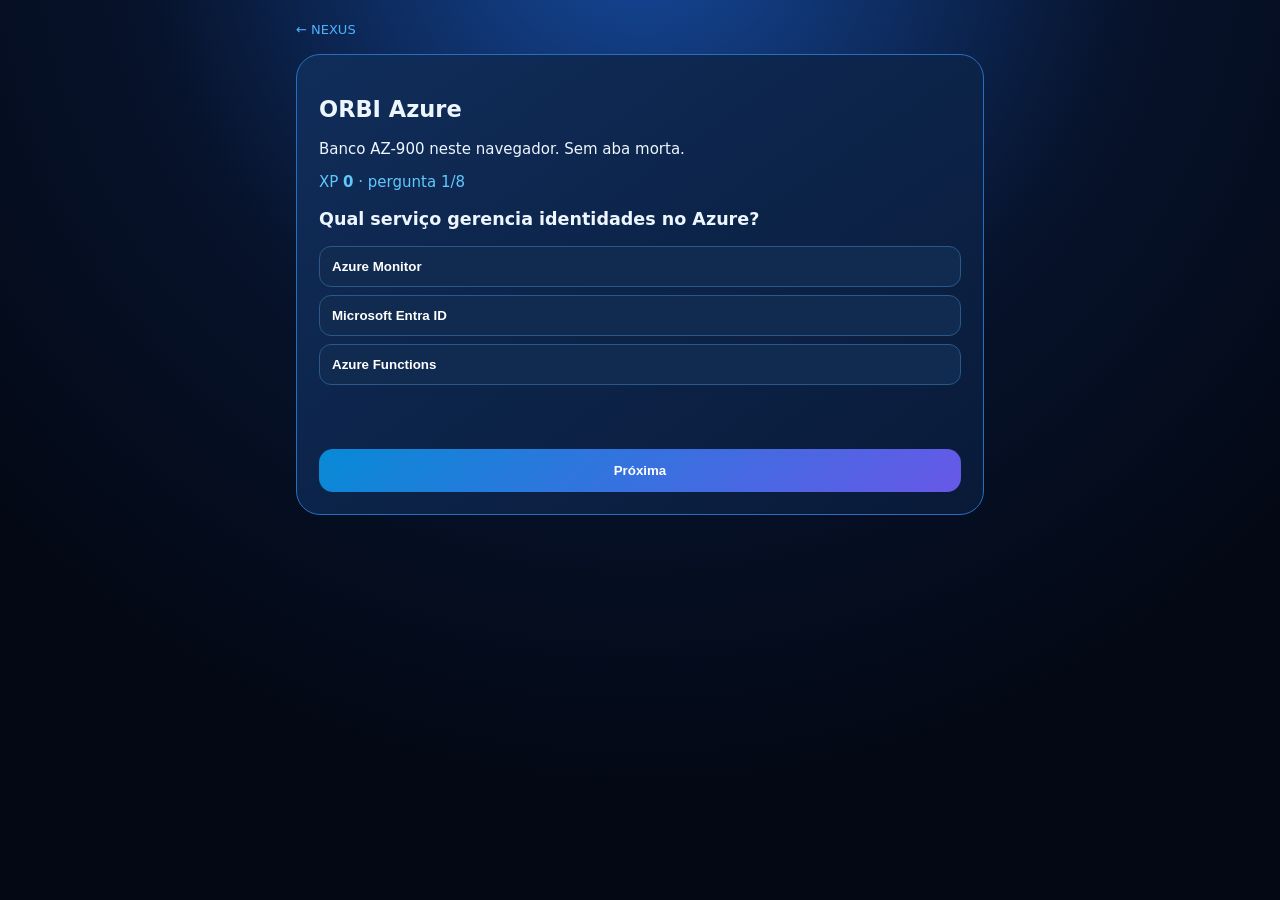
<file: static/family/orbi/index.html>
<!doctype html>
<html lang="pt-BR">
<head>
  <meta charset="utf-8">
  <meta name="viewport" content="width=device-width,initial-scale=1">
  <meta name="theme-color" content="#07132c">
  <title>ORBI Azure</title>
  <style>
    *{box-sizing:border-box}body{margin:0;background:radial-gradient(circle at 50% -10%,#164ba0,#07132c 42%,#030814 75%);color:#edf6ff;font:15px system-ui;min-height:100vh}
    .wrap{max-width:720px;margin:auto;padding:20px 16px 40px}
    a.back{color:#4db3ff;text-decoration:none;font-size:13px}
    .hero{margin-top:16px;padding:22px;border:1px solid #286ec0;border-radius:24px;background:linear-gradient(145deg,#102d5a,#091a38)}
    button{border:0;color:#fff;font-weight:700;cursor:pointer}
    .primary{width:100%;padding:14px;border-radius:14px;margin-top:16px;background:linear-gradient(135deg,#078ad6,#6758e8)}
    .opt{display:block;width:100%;padding:12px;margin:8px 0;text-align:left;border-radius:12px;background:#102a50;border:1px solid #28598a}
    .stat{color:#61c8ff}
    .ok{color:#7ee6b5;font-weight:700;min-height:1.2em}
  </style>
</head>
<body>
  <main class="wrap">
    <a class="back" href="/">← NEXUS</a>
    <section class="hero">
      <h1>ORBI Azure</h1>
      <p>Banco AZ-900 neste navegador. Sem aba morta.</p>
      <div class="stat">XP <b id="xp">0</b> · pergunta <span id="n">1</span>/<span id="tot"></span></div>
      <h3 id="q"></h3>
      <div id="opts"></div>
      <p class="ok" id="msg"></p>
      <button class="primary" type="button" id="next">Próxima</button>
    </section>
  </main>
  <script>
    const Q = [
      {q:"Qual serviço gerencia identidades no Azure?", a:["Azure Monitor","Microsoft Entra ID","Azure Functions"], i:1},
      {q:"O que é região no Azure?", a:["Um datacenter único","Conjunto de datacenters próximos","Um grupo de recursos"], i:1},
      {q:"Qual modelo é IaaS?", a:["Azure App Service","Azure Virtual Machines","Microsoft 365"], i:1},
      {q:"O que o Azure Resource Manager faz?", a:["Só fatura","Implanta e organiza recursos","Substitui o Entra ID"], i:1},
      {q:"Availability Zone é:", a:["Zona de DNS","Datacenters isolados na mesma região","Um resource group"], i:1},
      {q:"Azure Blob Storage serve principalmente para:", a:["Objetos/arquivos","Filas de CPU","Identidade"], i:0},
      {q:"O portal Azure é:", a:["Só CLI","Interface web de gestão","Um SO de VM"], i:1},
      {q:"Responsabilidade no IaaS do cliente inclui:", a:["Energia do datacenter","Sistema operacional da VM","Prédio físico"], i:1}
    ];
    let i=0, xp=+(localStorage.orbiXp||0);
    document.getElementById("xp").textContent=xp;
    document.getElementById("tot").textContent=Q.length;
    function draw(){
      const item=Q[i%Q.length];
      document.getElementById("n").textContent=(i%Q.length)+1;
      document.getElementById("q").textContent=item.q;
      document.getElementById("msg").textContent="";
      const box=document.getElementById("opts");
      box.innerHTML="";
      item.a.forEach((t,idx)=>{
        const b=document.createElement("button");
        b.className="opt"; b.type="button"; b.textContent=t;
        b.onclick=()=>{
          if(idx===item.i){ xp+=10; localStorage.orbiXp=xp; document.getElementById("xp").textContent=xp; document.getElementById("msg").textContent="Correto. +10 XP"; }
          else document.getElementById("msg").textContent="Não. Resposta: "+item.a[item.i];
        };
        box.appendChild(b);
      });
    }
    document.getElementById("next").onclick=()=>{ i++; draw(); };
    draw();
  </script>
</body>
</html>
</file>
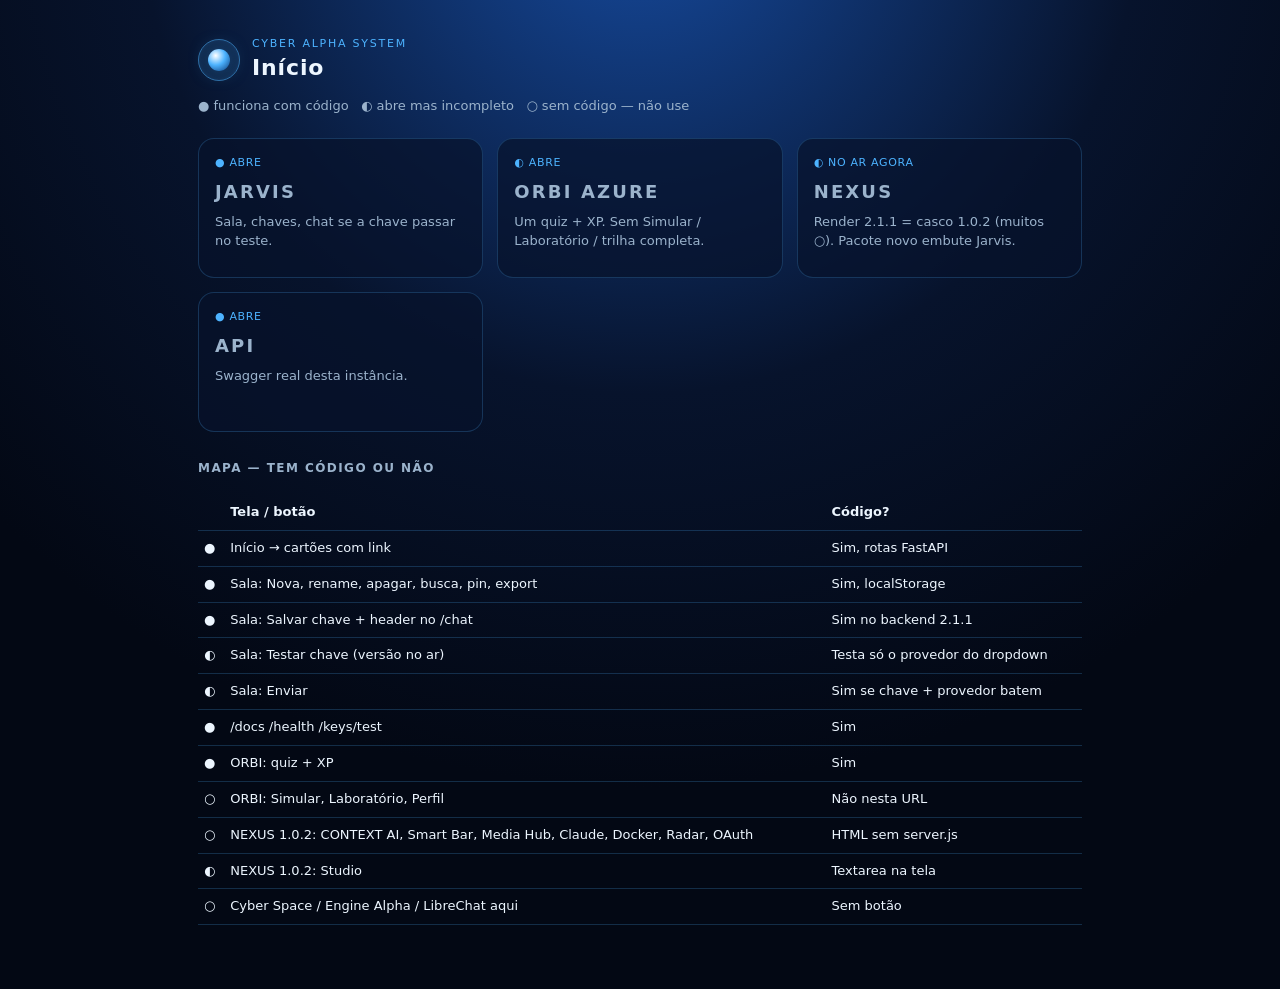
<file: static/home.html>
<!DOCTYPE html>
<html lang="pt-BR">
<head>
  <meta charset="utf-8">
  <meta name="viewport" content="width=device-width, initial-scale=1">
  <meta name="theme-color" content="#07132c">
  <title>Cyber Alpha System — início</title>
  <link rel="icon" href="/static/icon.svg">
  <link rel="stylesheet" href="/static/app.css">
  <style>
    .hub { position: relative; z-index: 1; max-width: 920px; margin: 0 auto; padding: 36px 18px 64px; }
    .grid { display: grid; grid-template-columns: repeat(auto-fill, minmax(240px, 1fr)); gap: 14px; margin-top: 22px; }
    .card {
      display: flex; flex-direction: column; gap: 8px;
      background: var(--card); border: 1px solid var(--line); border-radius: 16px;
      padding: 16px; color: var(--ice); text-decoration: none; min-height: 140px;
    }
    .card:hover { border-color: var(--volt); }
    .card h2 { margin: 0; font-size: 18px; }
    .card p { margin: 0; color: var(--muted); font-size: 13px; flex: 1; }
    .st { font-size: 11px; letter-spacing: .06em; text-transform: uppercase; color: var(--volt); }
    table { width: 100%; border-collapse: collapse; margin-top: 18px; font-size: 13px; }
    th, td { border-bottom: 1px solid var(--line); padding: 8px 6px; text-align: left; vertical-align: top; }
    .leg { color: var(--muted); font-size: 13px; }
  </style>
</head>
<body>
  <div class="bg"></div>
  <div class="hub">
    <div class="brand">
      <div class="orb"><span class="orb-core"></span><span class="orb-ring"></span></div>
      <div>
        <p class="brand-kicker">Cyber Alpha System</p>
        <h1>Início</h1>
      </div>
    </div>
    <p class="leg">● funciona com código &nbsp; ◐ abre mas incompleto &nbsp; ○ sem código — não use</p>
    <div class="grid">
      <a class="card" href="/sala">
        <span class="st">● abre</span>
        <h2>Jarvis</h2>
        <p>Sala, chaves, chat se a chave passar no teste.</p>
      </a>
      <a class="card" href="/orbi">
        <span class="st">◐ abre</span>
        <h2>ORBI Azure</h2>
        <p>Um quiz + XP. Sem Simular / Laboratório / trilha completa.</p>
      </a>
      <a class="card" href="/nexus">
        <span class="st">◐ no ar agora</span>
        <h2>NEXUS</h2>
        <p>Render 2.1.1 = casco 1.0.2 (muitos ○). Pacote novo embute Jarvis.</p>
      </a>
      <a class="card" href="/docs">
        <span class="st">● abre</span>
        <h2>API</h2>
        <p>Swagger real desta instância.</p>
      </a>
    </div>
    <h2 style="margin-top:28px">Mapa — tem código ou não</h2>
    <table>
      <tr><th></th><th>Tela / botão</th><th>Código?</th></tr>
      <tr><td>●</td><td>Início → cartões com link</td><td>Sim, rotas FastAPI</td></tr>
      <tr><td>●</td><td>Sala: Nova, rename, apagar, busca, pin, export</td><td>Sim, localStorage</td></tr>
      <tr><td>●</td><td>Sala: Salvar chave + header no /chat</td><td>Sim no backend 2.1.1</td></tr>
      <tr><td>◐</td><td>Sala: Testar chave (versão no ar)</td><td>Testa só o provedor do dropdown</td></tr>
      <tr><td>◐</td><td>Sala: Enviar</td><td>Sim se chave + provedor batem</td></tr>
      <tr><td>●</td><td>/docs /health /keys/test</td><td>Sim</td></tr>
      <tr><td>●</td><td>ORBI: quiz + XP</td><td>Sim</td></tr>
      <tr><td>○</td><td>ORBI: Simular, Laboratório, Perfil</td><td>Não nesta URL</td></tr>
      <tr><td>○</td><td>NEXUS 1.0.2: CONTEXT AI, Smart Bar, Media Hub, Claude, Docker, Radar, OAuth</td><td>HTML sem server.js</td></tr>
      <tr><td>◐</td><td>NEXUS 1.0.2: Studio</td><td>Textarea na tela</td></tr>
      <tr><td>○</td><td>Cyber Space / Engine Alpha / LibreChat aqui</td><td>Sem botão</td></tr>
    </table>
  </div>
</body>
</html>
</file>
<file: static/app.css>
:root {
  --bg0: #030814;
  --bg1: #07132c;
  --blue: #164ba0;
  --volt: #4db3ff;
  --ice: #edf6ff;
  --muted: #9bb3cc;
  --line: rgba(77, 179, 255, 0.22);
  --card: rgba(7, 19, 44, 0.72);
  --ok: #5ee0b5;
  --warn: #ffb454;
  --bad: #ff7b8a;
}

* { box-sizing: border-box; }
html, body { margin: 0; height: 100%; }
body {
  font: 15px/1.45 "Segoe UI", system-ui, sans-serif;
  color: var(--ice);
  background: var(--bg0);
}

.bg {
  position: fixed;
  inset: 0;
  background:
    radial-gradient(circle at 50% -12%, #164ba0, #07132c 42%, #030814 75%);
  z-index: 0;
}

.app {
  position: relative;
  z-index: 1;
  min-height: 100%;
  display: grid;
  grid-template-columns: 280px 1fr;
}

.rail {
  padding: 22px 18px;
  border-right: 1px solid var(--line);
  background: rgba(3, 8, 20, 0.35);
  display: flex;
  flex-direction: column;
  gap: 16px;
}

.brand { display: flex; gap: 12px; align-items: center; }
.brand h1 { margin: 0; font-size: 22px; letter-spacing: 0.04em; }
.brand-kicker {
  margin: 0;
  font-size: 11px;
  letter-spacing: 0.16em;
  text-transform: uppercase;
  color: var(--volt);
}

.orb {
  width: 42px; height: 42px; position: relative;
}
.orb-core {
  position: absolute; inset: 10px;
  border-radius: 50%;
  background: radial-gradient(circle at 35% 30%, #fff, var(--volt) 45%, #0a3a7a);
  box-shadow: 0 0 18px rgba(77, 179, 255, 0.55);
}
.orb-ring {
  position: absolute; inset: 0;
  border-radius: 50%;
  border: 1px solid rgba(77, 179, 255, 0.55);
  box-shadow: inset 0 0 10px rgba(77, 179, 255, 0.25);
}

.tag { margin: 0; color: var(--muted); font-size: 13px; }

.badge-row, .provider-list { display: flex; flex-wrap: wrap; gap: 8px; }
.pill {
  border: 1px solid var(--line);
  border-radius: 999px;
  padding: 4px 10px;
  font-size: 12px;
  color: var(--muted);
}
.pill.ok { color: var(--ok); border-color: rgba(94, 224, 181, 0.4); }
.pill.warn { color: var(--warn); border-color: rgba(255, 180, 84, 0.4); }
.pill.bad { color: var(--bad); border-color: rgba(255, 123, 138, 0.4); }
.pill.off { opacity: 0.45; }

h2 { margin: 0 0 8px; font-size: 12px; letter-spacing: 0.12em; text-transform: uppercase; color: var(--muted); }

.links { display: flex; flex-direction: column; gap: 6px; }
.links a { color: var(--volt); text-decoration: none; font-size: 13px; }
.ghost {
  margin-top: auto;
  background: transparent;
  color: var(--muted);
  border: 1px solid var(--line);
  border-radius: 10px;
  padding: 8px 10px;
  cursor: pointer;
}

.stage {
  display: flex;
  flex-direction: column;
  min-height: 100vh;
}

.top {
  padding: 18px 22px 10px;
  display: flex;
  justify-content: space-between;
  gap: 16px;
  align-items: end;
  border-bottom: 1px solid var(--line);
}
.live-label { margin: 0; font-weight: 600; }
.sub { margin: 4px 0 0; color: var(--muted); font-size: 13px; }
.controls { display: flex; gap: 10px; }
.controls label { font-size: 11px; color: var(--muted); display: flex; flex-direction: column; gap: 4px; }
select, textarea, button {
  font: inherit;
  color: var(--ice);
}
select, textarea {
  background: var(--card);
  border: 1px solid var(--line);
  border-radius: 10px;
  padding: 8px 10px;
}

.thread {
  flex: 1;
  overflow: auto;
  padding: 22px;
  display: flex;
  flex-direction: column;
  gap: 14px;
}

.msg {
  max-width: min(720px, 92%);
  padding: 12px 14px;
  border-radius: 14px;
  border: 1px solid var(--line);
  background: var(--card);
  white-space: pre-wrap;
}
.msg.user {
  align-self: flex-end;
  background: rgba(22, 75, 160, 0.35);
}
.msg.jarvis { align-self: flex-start; }
.msg .meta { display: block; font-size: 11px; color: var(--muted); margin-bottom: 6px; }
.msg.system { align-self: center; text-align: center; color: var(--muted); background: transparent; }

.composer {
  display: grid;
  grid-template-columns: 1fr auto auto;
  gap: 10px;
  padding: 14px 18px 18px;
  border-top: 1px solid var(--line);
}
.composer button {
  background: linear-gradient(180deg, #3d9eff, #164ba0);
  border: 0;
  border-radius: 12px;
  padding: 0 18px;
  cursor: pointer;
  font-weight: 600;
}
.composer button:disabled { opacity: 0.5; cursor: wait; }
.hidden { display: none !important; }
.linkish {
  background: none; border: 0; color: var(--volt); text-align: left;
  padding: 0; cursor: pointer; font: inherit; font-size: 13px;
}
.conv-list { display: flex; flex-direction: column; gap: 6px; max-height: 28vh; overflow: auto; }
.conv-item {
  text-align: left; background: var(--card); color: var(--ice);
  border: 1px solid var(--line); border-radius: 8px; padding: 6px 8px;
  cursor: pointer; font-size: 12px;
}
.conv-item.on { border-color: var(--volt); }
.msg { white-space: normal; }
.msg pre {
  overflow: auto; background: #02060f; padding: 8px; border-radius: 8px;
}
.msg code { font-family: ui-monospace, Consolas, monospace; font-size: 13px; }
.modal {
  position: fixed; inset: 0; z-index: 20;
  background: rgba(3, 8, 20, 0.72);
  display: grid; place-items: center; padding: 16px;
}
.modal-card {
  width: min(520px, 100%);
  background: #07132c;
  border: 1px solid var(--line);
  border-radius: 16px;
  padding: 18px;
  display: flex; flex-direction: column; gap: 10px;
}
.modal-card label { display: flex; flex-direction: column; gap: 4px; font-size: 12px; color: var(--muted); }
.modal-card input {
  background: var(--card); border: 1px solid var(--line); color: var(--ice);
  border-radius: 8px; padding: 8px;
}
.modal-actions { display: flex; flex-wrap: wrap; gap: 8px; }
.hint { color: var(--muted); font-size: 12px; margin: 0; }

@media (max-width: 820px) {
  .app { grid-template-columns: 1fr; }
  .rail { border-right: 0; border-bottom: 1px solid var(--line); }
  .stage { min-height: auto; }
  .top { flex-direction: column; align-items: stretch; }
}

.rail select {
  width: 100%;
  background: var(--card);
  border: 1px solid var(--line);
  color: var(--ice);
  border-radius: 8px;
  padding: 7px 8px;
}

.row-btns { display: flex; gap: 6px; margin: 6px 0; }
.row-btns .ghost { flex: 1; padding: 6px 4px; font-size: 12px; }
#search {
  width: 100%; margin-bottom: 6px;
  background: var(--card); border: 1px solid var(--line); color: var(--ice);
  border-radius: 8px; padding: 7px 8px;
}
.menu-btn { display: none; }
.conv-item.pin::before { content: "📌 "; }
@media (max-width: 820px) {
  .menu-btn { display: inline-block; }
  .rail {
    position: fixed; z-index: 8; inset: 0 auto 0 0; width: min(86vw, 320px);
    transform: translateX(-105%); transition: transform .2s ease;
    background: #07132c;
  }
  .rail.open { transform: none; }
}

.key-row {
  display: grid;
  grid-template-columns: 1fr auto auto;
  gap: 6px;
  align-items: end;
}
.key-row label small { color: var(--muted); font-weight: 400; }
.key-row input { letter-spacing: 0.04em; }
</file>
